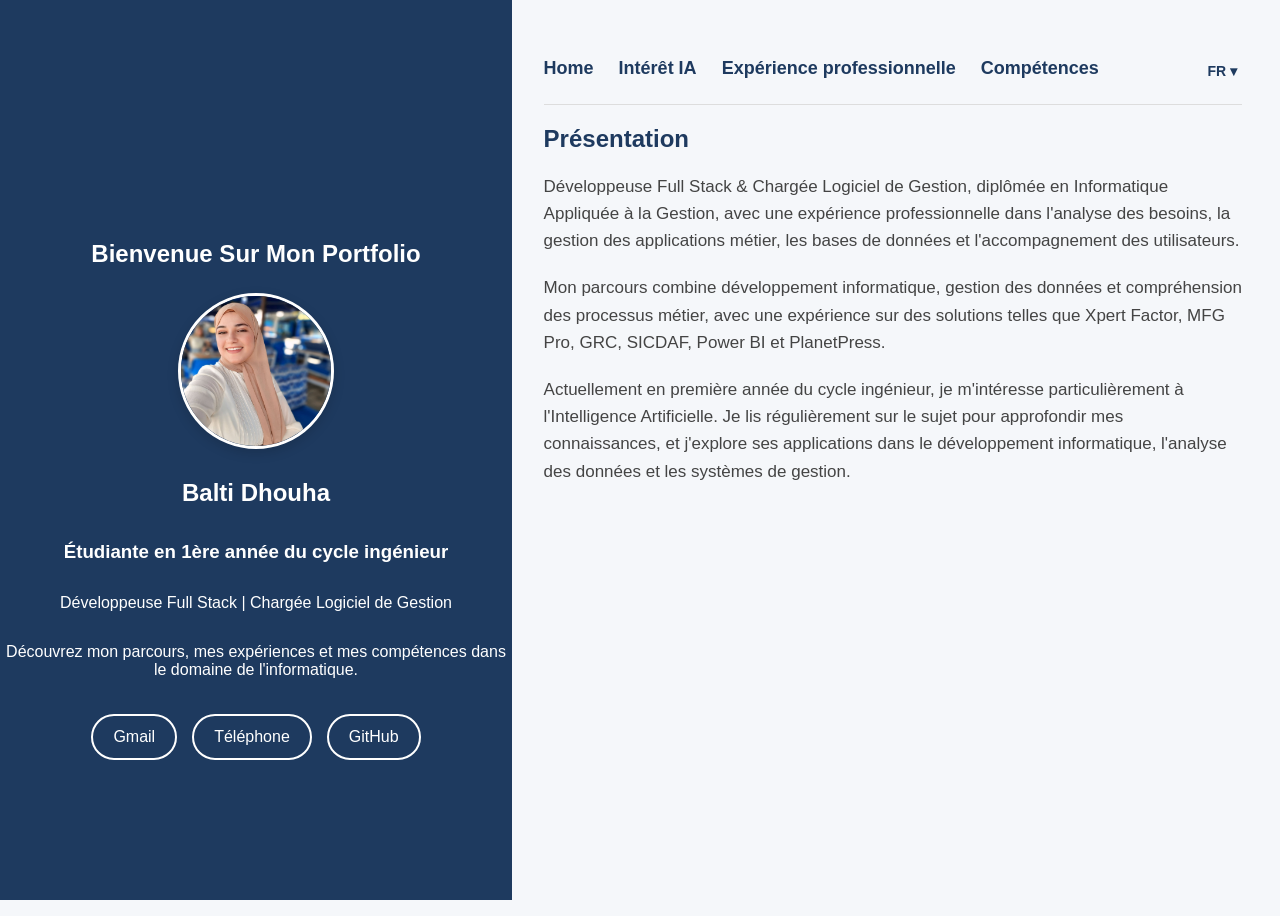
<file: Index.html>
<!DOCTYPE html>
<html>
<head>
<meta name="viewport" content="width=device-width, initial-scale=1.0">
<meta charset="UTF-8">
<link rel="stylesheet" href="css-cv.css">
<meta name="keywords" content="Ingenieur, IA , Informatique , Gestion , Comptabilité , Development , Codage , Engineer ">
<meta http-equiv="content-language" content="fr, en, de">
<title>  Welcom To My WEBSITE </Title>

</head>

<body>
    
<section class="profile">

        <div class="left-side">
            <div class="home-content">
        <h1 id="welcome">Bienvenue Sur Mon Portfolio</h1>
  
    </div>

<img src="Dhouha.jpg" alt="dhouha balti" class="Profil-img">
 <h2>Balti Dhouha</h2>
 
<h3 id="student-title">Étudiante en 1ère année du cycle ingénieur</h3>
            <p id="job-title">Développeuse Full Stack | Chargée Logiciel de Gestion</p>
  
  <p id="home-description">
    Découvrez mon parcours, mes expériences et mes compétences
    dans le domaine de l'informatique.
</p>
            <div class="contact-buttons">

                <a href="mailto:dhouhabalti548@gmail.com">
                    Gmail
                </a>

                <a href="tel:25451584">
                    Téléphone
                </a>

                <a href="https://github.com/Balti611" target="_blank">
                    GitHub
                </a>

            </div>

        </div>
<div class="right-side"> 
   <nav  class="navbar">
<a href="index.html" id="nav-home">Home</a>
<a href="Profil.html" id="nav-profile">Intérêt IA</a>
<a href="Experience.html" id="nav-experience">Expérience professionnelle</a>
<a href="Competance.html" id="nav-skills">Compétences</a>

    
    <div class="language-selector">
            <button>FR ▾</button>

            <div class="language-menu">
                <button>FR</button>
                <button>EN</button>
                <button>DE</button>
            </div>
        </div>
</nav>

    <h1 id="presentation-title">Présentation</h1>
<p id="presentation-1">
    Développeuse Full Stack & Chargée Logiciel de Gestion, diplômée en Informatique Appliquée à la Gestion, avec une expérience professionnelle dans l'analyse des besoins, la gestion des applications métier, les bases de données et l'accompagnement des utilisateurs.
</p>

<p id="presentation-2">
    Mon parcours combine développement informatique, gestion des données et compréhension des processus métier, avec une expérience sur des solutions telles que Xpert Factor, MFG Pro, GRC, SICDAF, Power BI et PlanetPress.
</p>

<p id="presentation-3">
    Actuellement en première année du cycle ingénieur, je m'intéresse particulièrement à l'Intelligence Artificielle. Je lis régulièrement sur le sujet pour approfondir mes connaissances, et j'explore ses applications dans le développement informatique, l'analyse des données et les systèmes de gestion.
</p>
</div>
</section>
<script src="script.js"></script>
</body>

</html>
</file>
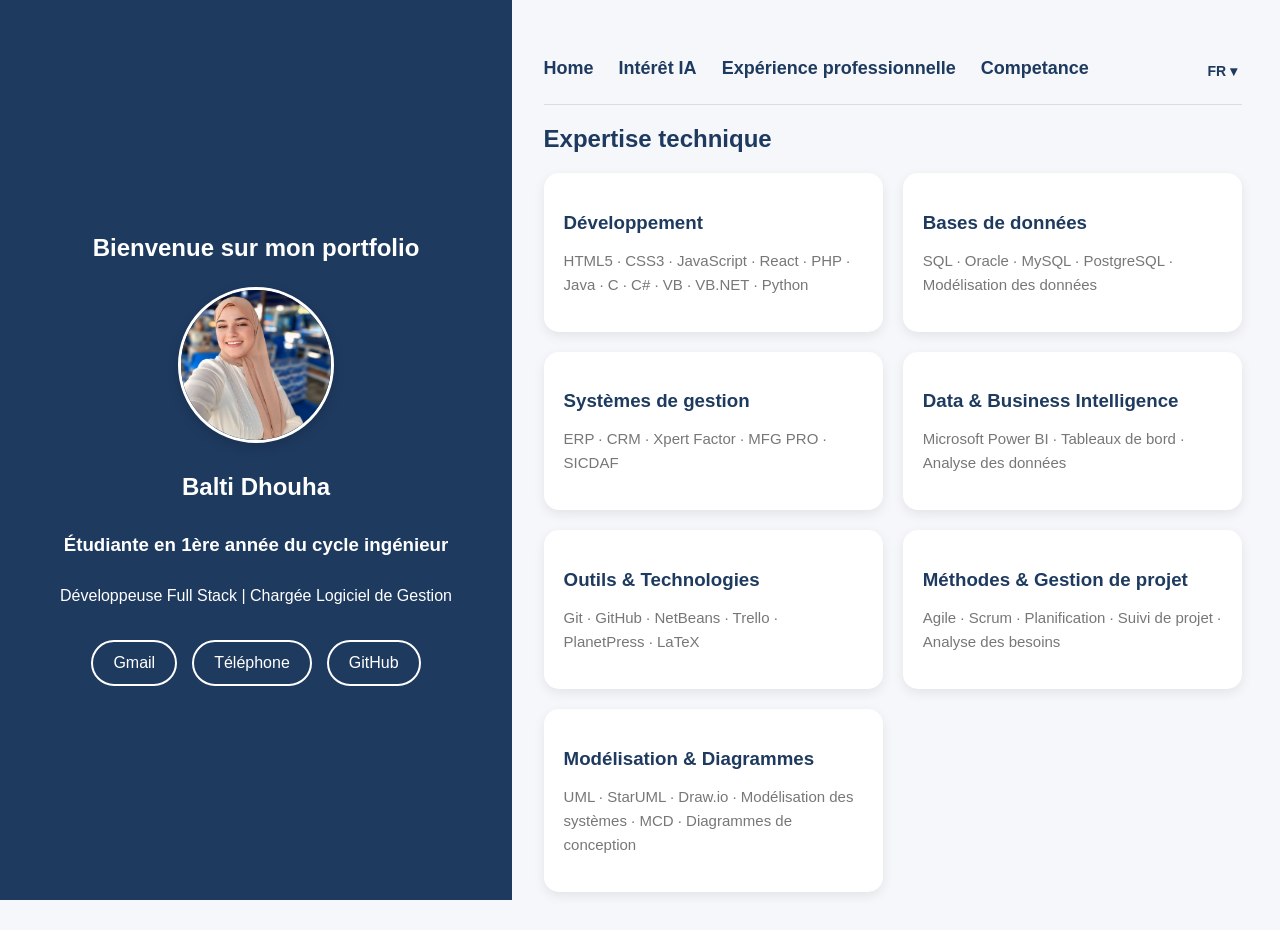
<file: Competance.html>
<!DOCTYPE html>
<html>
<head>
<meta name="viewport" content="width=device-width, initial-scale=1.0">
<meta charset="UTF-8">
<link rel="stylesheet" href="css-cv.css">
<meta name="keywords" content="Ingenieur, IA , Informatique , Gestion , Comptabilité , Development , Codage , Engineer ">
<meta http-equiv="content-language" content="fr, ar, en, de">
<title>  Welcom To My WEBSITE </Title>

</head>

<body>
    
<section class="profile">

 <div class="left-side">
<h1 id="welcome">Bienvenue sur mon portfolio</h1>
<img src="Dhouha.jpg" alt="dhouha balti" class="Profil-img">
 <h2>Balti Dhouha</h2>

<h3 id="student-title">Étudiante en 1ère année du cycle ingénieur</h3>
<p id="job-title">Développeuse Full Stack | Chargée Logiciel de Gestion</p>
            <div class="contact-buttons">

                <a href="mailto:dhouhabalti548@gmail.com">
                    Gmail
                </a>

                <a href="tel:25451584">
                    Téléphone
                </a>

                <a href="https://github.com/Balti611" target="_blank">
                    GitHub
                </a>

            </div>

        </div>
        <div class="right-side"> 

       <nav  class="navbar">
<a href="index.html">Home</a>
<a href="Profil.html">Intérêt IA </a>
<a href="Experience.html">Expérience professionnelle</a>
<a href="Competance.html">Competance</a>

 <div class="language-selector">
        <button>FR ▾</button>

        <div class="language-menu">
            <button>FR</button>
            <button>EN</button>
            <button>DE</button>
        </div>
    </div>
       </nav>
<h2 id="expertise-title">Expertise technique</h2>

<div class="competences-container">

    <div class="competence-card">
        <h3 id="development">Développement</h3>
        <p id="development-description">
            HTML5 · CSS3 · JavaScript · React · PHP · Java · C · C#
            · VB · VB.NET · Python
        </p>
    </div>

    <div class="competence-card">
        <h3 id="database">Bases de données</h3>
        <p id="database-description">
            SQL · Oracle · MySQL · PostgreSQL · Modélisation des données
        </p>
    </div>

    <div class="competence-card">
        <h3 id="management">Systèmes de gestion</h3>
        <p id="management-description">
            ERP · CRM · Xpert Factor · MFG PRO · SICDAF
        </p>
    </div>

    <div class="competence-card">
        <h3 id="business">Data & Business Intelligence</h3>
        <p id="business-des">
            Microsoft Power BI · Tableaux de bord · Analyse des données
        </p>
    </div>

    <div class="competence-card">
        <h3 id="tools">Outils & Technologies</h3>
        <p id="tools-description">
            Git · GitHub · NetBeans · Trello · PlanetPress · LaTeX
        </p>
    </div>

    <div class="competence-card">
        <h3 id="methods">Méthodes & Gestion de projet</h3>
        <p id="methods-description">
            Agile · Scrum · Planification · Suivi de projet · Analyse des besoins
        </p>
    </div>

    <div class="competence-card">
        <h3 id="modeling">Modélisation & Diagrammes</h3>
        <p id="modeling-description">
            UML · StarUML · Draw.io · Modélisation des systèmes · MCD · Diagrammes de conception
        </p>
    </div>

</div>
    </div></section>
<script  src="script.js">

</script> 
</body></html>
</file>
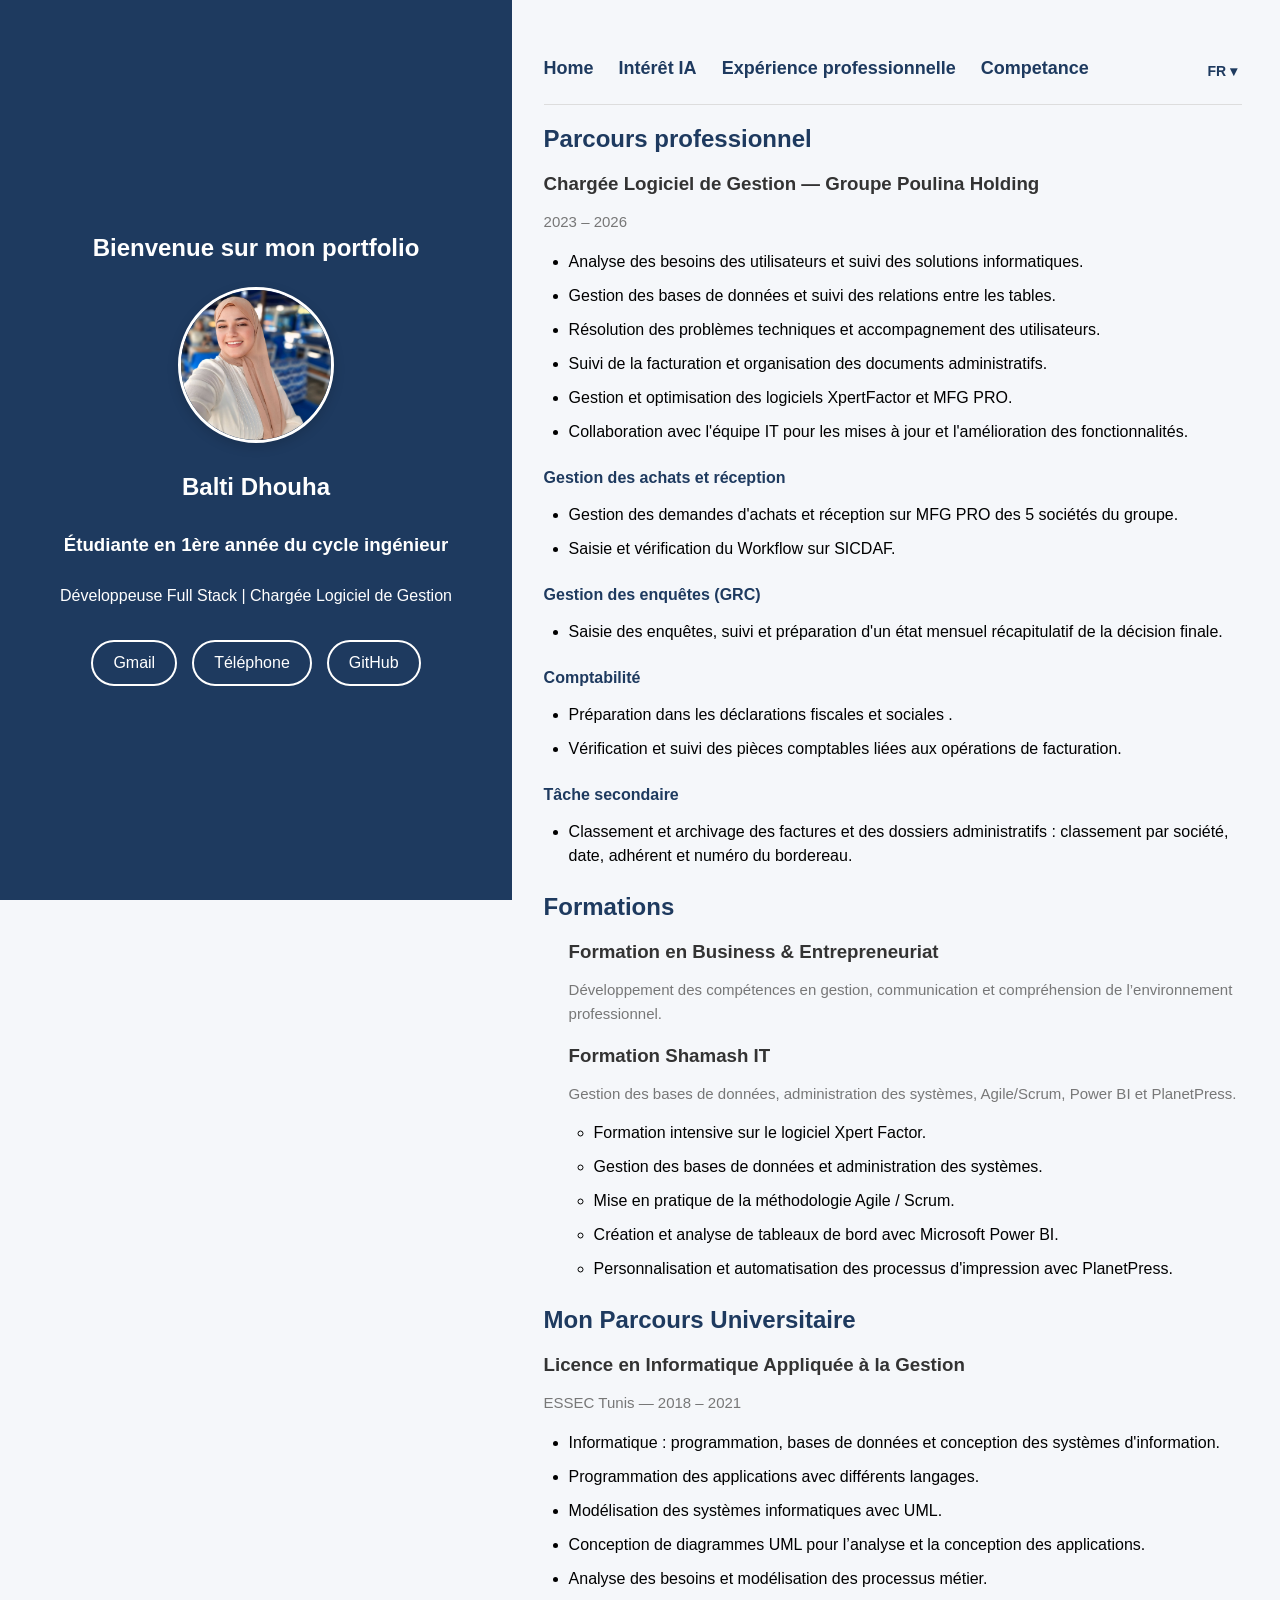
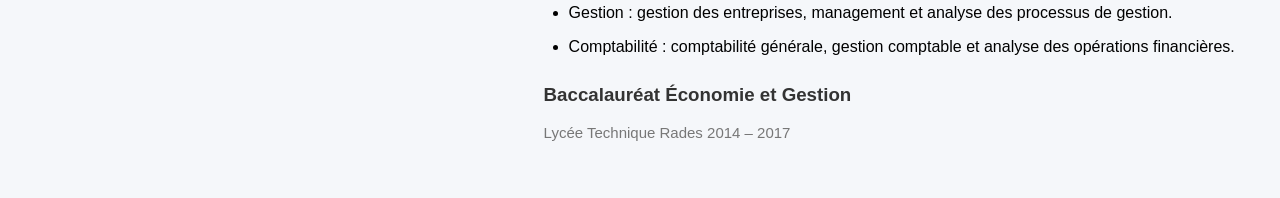
<file: Experience.html>
<!DOCTYPE html>
<html>
<head>
<meta name="viewport" content="width=device-width, initial-scale=1.0">
<meta charset="UTF-8">
<link rel="stylesheet" href="css-cv.css">
<meta name="keywords" content="Ingenieur, IA , Informatique , Gestion , Comptabilité , Development , Codage , Engineer ">
<meta http-equiv="content-language" content="fr, en, de">
<title>  Welcom To My WEBSITE </Title>

</head>

<body>
    
<section class="profile">

        <div class="left-side">
<h1 id="welcome">Bienvenue sur mon portfolio</h1>
<img src="Dhouha.jpg" alt="dhouha balti" class="Profil-img">
 <h2>Balti Dhouha</h2>

<h3 id="student-title">Étudiante en 1ère année du cycle ingénieur</h3>
<p id="job-title">Développeuse Full Stack | Chargée Logiciel de Gestion</p>
            <div class="contact-buttons">

                <a href="mailto:dhouhabalti548@gmail.com">
                    Gmail
                </a>

                <a href="tel:25451584">
                    Téléphone
                </a>

                <a href="https://github.com/Balti611" target="_blank">
                    GitHub
                </a>

            </div>

        </div>
        <div class="right-side"> 

   <nav  class="navbar">
<a href="Index.html">Home</a>
<a href="Profil.html">Intérêt IA </a>
<a href="Experience.html">Expérience professionnelle</a>
<a href="Competance.html">Competance</a>

     <div class="language-selector">
        <button>FR ▾</button>

        <div class="language-menu">
            <button>FR</button>
            <button>EN</button>
            <button>DE</button>
        </div>
    </div>
</nav>
    
     
<h2 id="experience-title">Parcours professionnel</h2>

<h3 id="job-poulina">
    Chargée Logiciel de Gestion — Groupe Poulina Holding
</h3>
<p>2023 – 2026</p>

<ul>
<li id="exp-1">Analyse des besoins des utilisateurs et suivi des solutions informatiques.</li>
   
<li id="exp-2">Gestion des bases de données et suivi des relations entre les tables.</li>

<li id="exp-3">Résolution des problèmes techniques et accompagnement des utilisateurs.</li>

<li id="exp-4">Suivi de la facturation et organisation des documents administratifs.</li>

<li id="exp-5">Gestion et optimisation des logiciels XpertFactor et MFG PRO.</li>

<li id="exp-6">Collaboration avec l'équipe IT pour les mises à jour et l'amélioration des fonctionnalités.</li>
</ul>

<h4 id="purchasing-title">Gestion des achats et réception</h4>
     <ul>
        <li id="purchase-1">
    Gestion des demandes d'achats et réception sur MFG PRO des 5 sociétés du groupe.
</li>

<li id="purchase-2">
    Saisie et vérification du Workflow sur SICDAF.
</li>
    </ul>
<h4 id="grc-title">Gestion des enquêtes (GRC)</h4>
    <ul>
<li id="grc-1">
    Saisie des enquêtes, suivi et préparation d'un état mensuel récapitulatif de la décision finale.
</li>
</ul>
<h4 id="accounting-title">Comptabilité</h4>
    <ul>
<li id="acc-1"> Préparation dans les déclarations fiscales et sociales . </li>
<li id="acc-2"> Vérification et suivi des pièces comptables liées aux opérations de facturation.
</li>
</ul>
<h4 id="secondary-title">Tâche secondaire</h4>
<ul>
<li id="task-1">
    Classement et archivage des factures et des dossiers administratifs : classement par société, date, adhérent et numéro du bordereau.
</li>
</ul>
<h2 id="education-title">Formations</h2>
<ul>
    <h3 id="business-title">Formation en Business & Entrepreneuriat</h3>
<p id="business-description">
    Développement des compétences en gestion, communication et compréhension de l’environnement professionnel.
</p>
<h3 id="shamash-title">Formation Shamash IT</h3>
<p>Gestion des bases de données, administration des systèmes, Agile/Scrum, Power BI et PlanetPress.</p>


<ul>
   <li id="shamash-1">Formation intensive sur le logiciel Xpert Factor.</li>

<li id="shamash-2">Gestion des bases de données et administration des systèmes.</li>

<li id="shamash-3">Mise en pratique de la méthodologie Agile / Scrum.</li>

<li id="shamash-4">Création et analyse de tableaux de bord avec Microsoft Power BI.</li>

<li id="shamash-5">Personnalisation et automatisation des processus d'impression avec PlanetPress.</li>
</ul>
</ul>
<h2 id="university-title">Mon Parcours Universitaire</h2>
<h3 id="license-title">Licence en Informatique Appliquée à la Gestion</h3>
<p>ESSEC Tunis — 2018 – 2021</p>
 <ul> 
    <li id="univ-1">
    Informatique : programmation, bases de données et conception des systèmes d'information.
</li>

<li id="univ-2">
    Programmation des applications avec différents langages.
</li>

<li id="univ-3">
    Modélisation des systèmes informatiques avec UML.
</li>

<li id="univ-4">
    Conception de diagrammes UML pour l’analyse et la conception des applications.
</li>

<li id="univ-5">
    Analyse des besoins et modélisation des processus métier.
</li>

<li id="univ-6">
    Gestion : gestion des entreprises, management et analyse des processus de gestion.
</li>

<li id="univ-7">
    Comptabilité : comptabilité générale, gestion comptable et analyse des opérations financières.
</li>
 </ul>
 
<h3 id="bac-title">Baccalauréat Économie et Gestion</h3>
<p>Lycée Technique Rades 2014 – 2017</p>



</div>
</section>

<script src="script.js"></script>
</body>

</html>
</file>
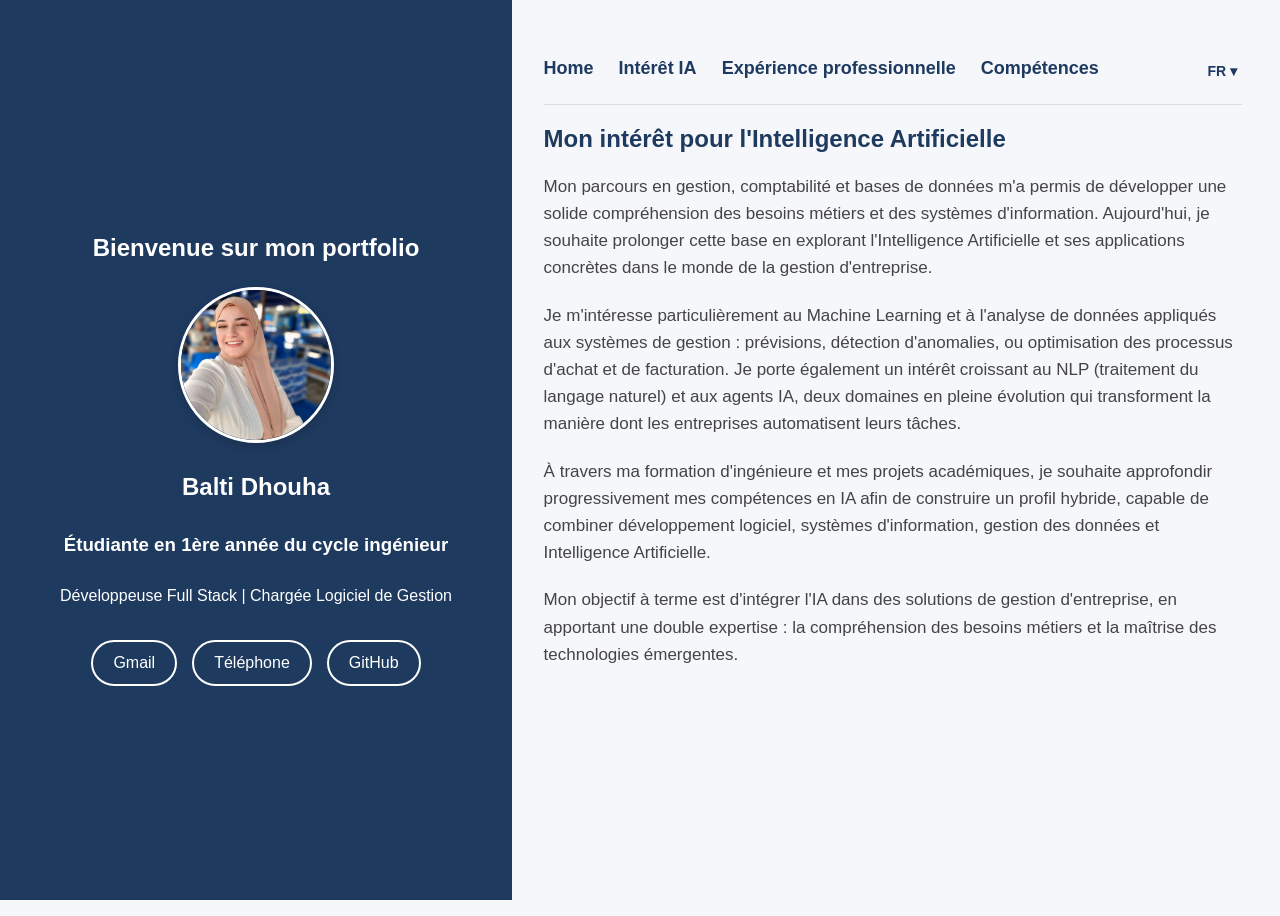
<file: Profil.html>
<!DOCTYPE html>
<html>
<head>
<meta name="viewport" content="width=device-width, initial-scale=1.0">
<meta charset="UTF-8">
<link rel="stylesheet" href="css-cv.css">
<meta name="keywords" content="Ingenieur, IA , Informatique , Gestion , Comptabilité , Development , Codage , Engineer ">
<meta http-equiv="content-language" content="fr, en, de">
<title>  Welcom To My WEBSITE </Title>

</head>

<body>
    

<section class="profile">

        <div class="left-side">
<h1 id="welcome">Bienvenue sur mon portfolio</h1>
<img src="Dhouha.jpg" alt="dhouha balti" class="Profil-img">
 <h2>Balti Dhouha</h2>
<h3 id="student-title">Étudiante en 1ère année du cycle ingénieur </h3>
 <p id="job-title">Développeuse Full Stack | Chargée Logiciel de Gestion</p>


            <div class="contact-buttons">

                <a href="mailto:dhouhabalti548@gmail.com">
                    Gmail
                </a>

                <a href="tel:25451584">
                    Téléphone
                </a>

                <a href="https://github.com/Balti611" target="_blank">
                    GitHub
                </a>

            </div>

        </div>

<div class="right-side"> 
    <nav  class="navbar">
<a href="index.html" id="nav-home">Home</a>
<a href="Profil.html" id="nav-profile">Intérêt IA</a>
<a href="Experience.html" id="nav-experience">Expérience professionnelle</a>
<a href="Competance.html" id="nav-skills">Compétences</a>

    <div class="language-selector">
            <button>FR ▾</button>

            <div class="language-menu">
                <button>FR</button>
                <button>EN</button>
                <button>DE</button>
            </div>
        </div>
</nav>
<h2 id="ai-title">Mon intérêt pour l'Intelligence Artificielle</h2>

<p id="ai-1">
    Mon parcours en gestion, comptabilité et bases de données m'a permis
    de développer une solide compréhension des besoins métiers et des
    systèmes d'information. Aujourd'hui, je souhaite prolonger cette base
    en explorant l'Intelligence Artificielle et ses applications concrètes
    dans le monde de la gestion d'entreprise.
</p>

<p id="ai-2">
    Je m'intéresse particulièrement au Machine Learning et à l'analyse
    de données appliqués aux systèmes de gestion : prévisions,
    détection d'anomalies, ou optimisation des processus d'achat et de
    facturation. Je porte également un intérêt croissant au NLP
    (traitement du langage naturel) et aux agents IA, deux domaines en
    pleine évolution qui transforment la manière dont les entreprises
    automatisent leurs tâches.
</p>

<p id="ai-3">
    À travers ma formation d'ingénieure et mes projets académiques, je
    souhaite approfondir progressivement mes compétences en IA afin de
    construire un profil hybride, capable de combiner développement
    logiciel, systèmes d'information, gestion des données et
    Intelligence Artificielle.
</p>

<p id="ai-4">
    Mon objectif à terme est d'intégrer l'IA dans des solutions de
    gestion d'entreprise, en apportant une double expertise : la
    compréhension des besoins métiers et la maîtrise des technologies
    émergentes.
</p>
</div>
</section>
<script src="script.js"></script>
</body>

</html>
</file>
<file: css-cv.css>
.home-content {
    padding-top: 80px;
   text-align: center;
}
body {
    font-family: Calibri , sans-serif;
    background-color: #f5f7fa;
}
.Profil-img {
 width: 150px;
height: 150px;
border-radius: 50%;
border: 3px solid white;
object-fit: cover;
box-shadow: 0 4px 12px rgba(0 , 0 , 0 , 0.15);
margin: 10px 0;
}
.language-buttons {
    display: flex;
    gap: 8px;
    margin-left: 20px;
}


.language-selector {
    position: relative;
    margin-left: auto;
}

.language-selector > button {
    background: none;
    border: none;
    color: #1e3a5f;
    font-size: 14px;
    font-weight: bold;
    cursor: pointer;
    padding: 5px;
    transition: 0.3s;
}

.language-selector > button:hover {
    color: #5b7fa3;
}

.language-menu {
    display: none;
    position: absolute;
    right: 0;
    top: 100%;
    margin-top: 5px;
    background-color: white;
    min-width: 55px;
    border-radius: 8px;
    box-shadow: 0 3px 10px rgba(0, 0, 0, 0.12);
    overflow: hidden;
}

.language-menu button {
    display: block;
    width: 100%;
    padding: 7px;
    border: none;
    background: white;
    color: #1e3a5f;
    font-size: 13px;
    cursor: pointer;
    transition: 0.2s;
}

.language-menu button:hover {
    background-color: #f5f7fa;
}
.language-buttons button {
    border: none;
    background: none;
    color: #1e3a5f;
    font-weight: bold;
    cursor: pointer;
}

.left-side {
    width: 40%;
    position: fixed;
    left: 0;
    top: 0;
    height: 100vh;
    background-color: #1e3a5f;
    color: white;
    display: flex;
    flex-direction: column;
    align-items: center;
    justify-content: center;
    text-align: center;
}
.left-side h1,
.left-side h2,
.left-side h3,
.left-side p {
    margin-bottom: 15px;
}
.right-side {
    width: 60%;
    margin-left: 40%;
    min-height: 100vh;
    padding: 30px;
 background-color: #f5f7fa;
    box-sizing: border-box;
}
.right-side h1,
.right-side h2 {
    color: #1e3a5f;
    margin-bottom: 20px;
}
.right-side p {
    font-size: 17px;
    line-height: 1.6;
    color: #444;
    margin-bottom: 20px;
}
.right-side h3 {
    color: #333;
    margin-bottom: 10px;
}
.right-side ul {
    padding-left: 25px;
    margin-bottom: 25px;
}

.right-side li {
    margin-bottom: 10px;
    line-height: 1.5;
}
.right-side h4 {
    color: #1e3a5f;
    margin-top: 25px;
    margin-bottom: 10px;
}
.right-side h3 + p {
    color: #777;
    font-size: 15px;
    margin-bottom: 15px;
}
.competences-container {
    display: grid;
    grid-template-columns: 1fr 1fr;
    gap: 20px;
}
.competence-card {
    background-color: white;
    padding: 20px;
    border-radius: 15px;
    box-shadow: 0 4px 12px rgba(0, 0, 0, 0.08);
    transition: 0.3s;
}
.competence-card h3 {
    color: #1e3a5f;
}
.competence-card:hover {
    transform: translateY(-5px);
}
.navbar {
    display: flex;
    justify-content: center;
    gap: 25px;
    padding: 20px 0;
    border-bottom: 1px solid #ddd;
}
.navbar a {
    text-decoration: none;
    color: #1e3a5f;
    font-size: 18px;
    font-weight: bold;
    transition: 0.3s;
}
.navbar a:hover {
    color: #5b7fa3;
    transform: translateY(-2px);
}

.contact-buttons {
    display: flex;
    justify-content: center;
    gap: 15px;
    margin-top: 20px;
}

.contact-buttons a {
    text-decoration: none;
    color: white;
    background-color: #1e3a5f;
    padding: 12px 20px;
    border-radius: 25px;
    border: 2px solid white;
    font-size: 16px;
    transition: 0.3s;
}

.contact-buttons a:hover {
    background-color: #ffffff;
    color: #1e3a5f;
    transform: translateY(-3px);
}
</file>
